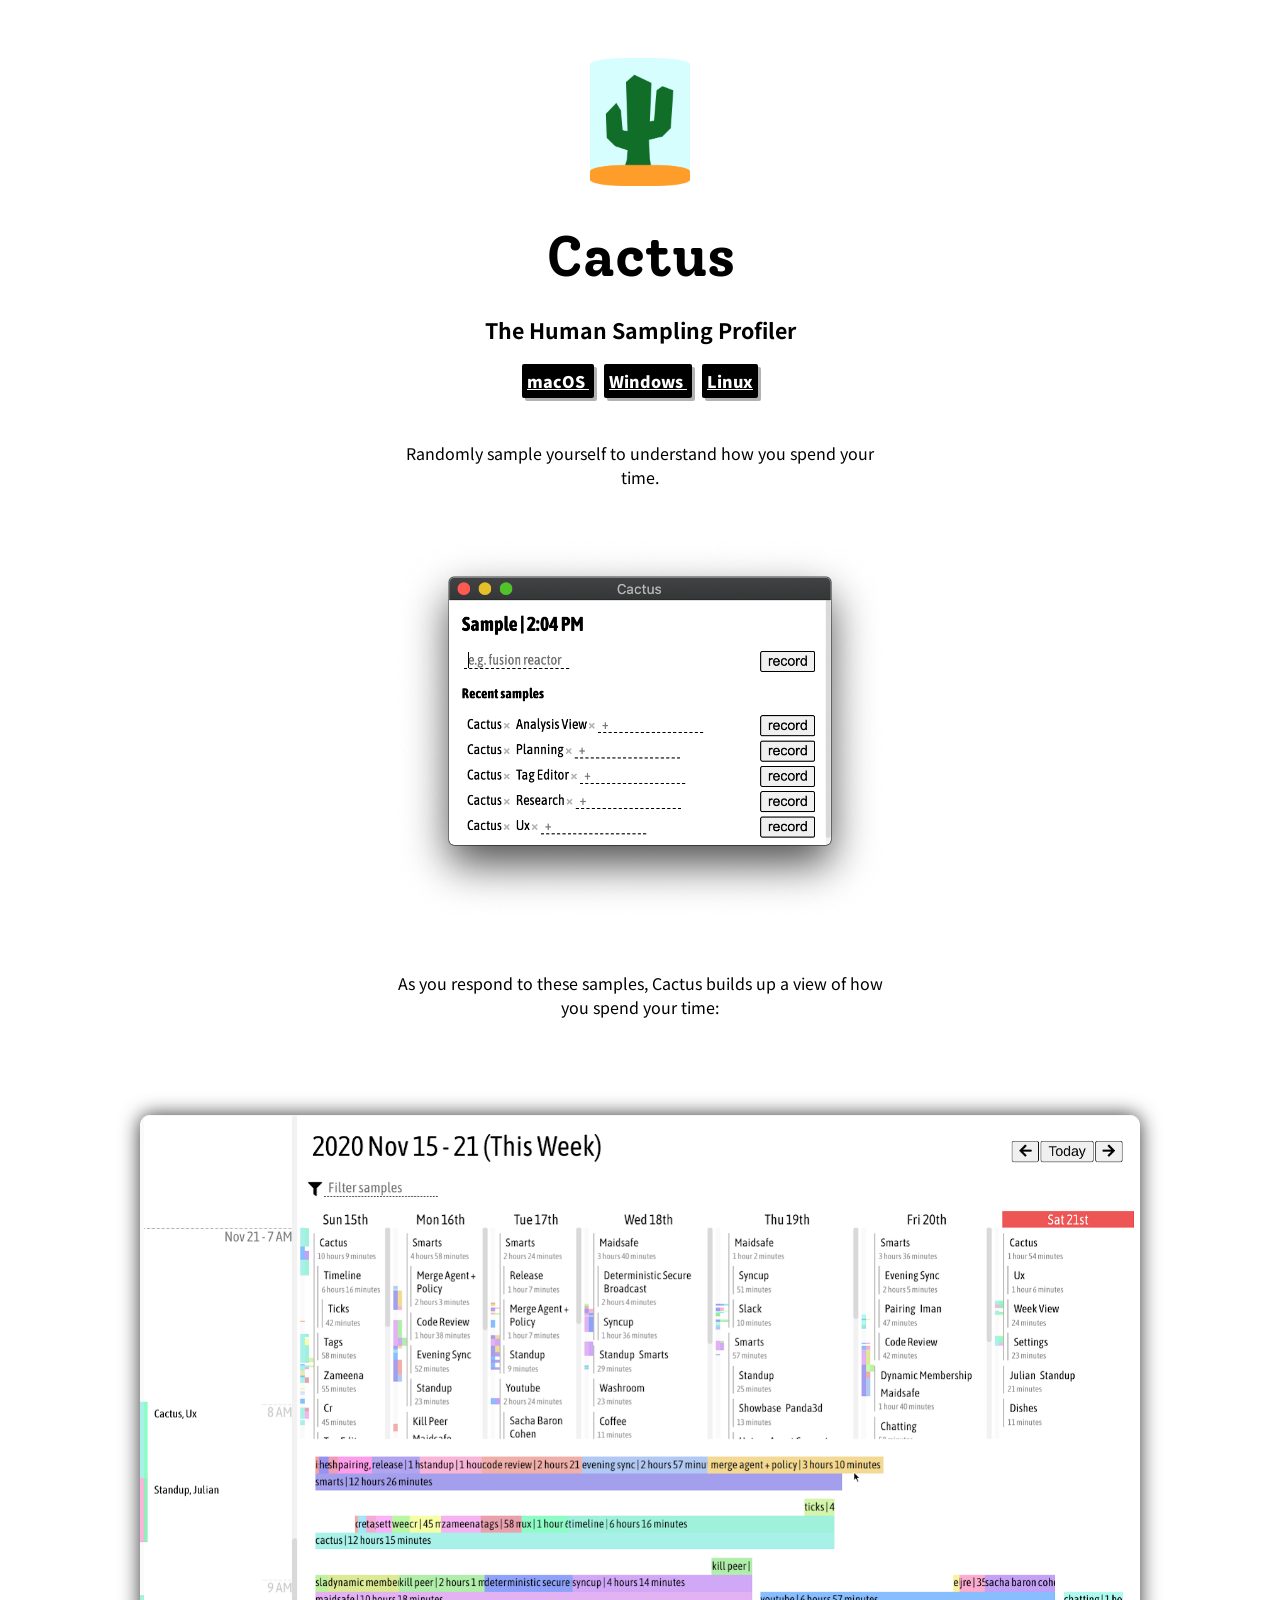
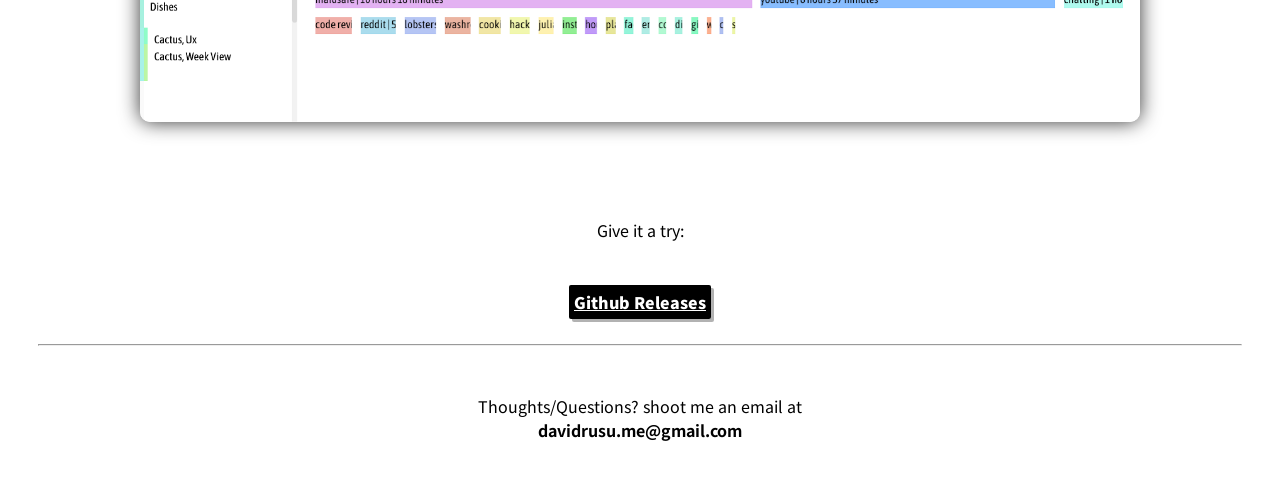
<file: index.html>
<html>
  <head>
    <meta name="viewport" content="width=device-width, initial-scale=1" />
    <script>
      (function (f, b) {
        if (!b.__SV) {
          var e, g, i, h;
          window.mixpanel = b;
          b._i = [];
          b.init = function (e, f, c) {
            function g(a, d) {
              var b = d.split(".");
              2 == b.length && ((a = a[b[0]]), (d = b[1]));
              a[d] = function () {
                a.push([d].concat(Array.prototype.slice.call(arguments, 0)));
              };
            }
            var a = b;
            "undefined" !== typeof c ? (a = b[c] = []) : (c = "mixpanel");
            a.people = a.people || [];
            a.toString = function (a) {
              var d = "mixpanel";
              "mixpanel" !== c && (d += "." + c);
              a || (d += " (stub)");
              return d;
            };
            a.people.toString = function () {
              return a.toString(1) + ".people (stub)";
            };
            i = "disable time_event track track_pageview track_links track_forms track_with_groups add_group set_group remove_group register register_once alias unregister identify name_tag set_config reset opt_in_tracking opt_out_tracking has_opted_in_tracking has_opted_out_tracking clear_opt_in_out_tracking start_batch_senders people.set people.set_once people.unset people.increment people.append people.union people.track_charge people.clear_charges people.delete_user people.remove".split(
              " "
            );
            for (h = 0; h < i.length; h++) g(a, i[h]);
            var j = "set set_once union unset remove delete".split(" ");
            a.get_group = function () {
              function b(c) {
                d[c] = function () {
                  call2_args = arguments;
                  call2 = [c].concat(Array.prototype.slice.call(call2_args, 0));
                  a.push([e, call2]);
                };
              }
              for (
                var d = {},
                  e = ["get_group"].concat(
                    Array.prototype.slice.call(arguments, 0)
                  ),
                  c = 0;
                c < j.length;
                c++
              )
                b(j[c]);
              return d;
            };
            b._i.push([e, f, c]);
          };
          b.__SV = 1.2;
          e = f.createElement("script");
          e.type = "text/javascript";
          e.async = !0;
          e.src =
            "undefined" !== typeof MIXPANEL_CUSTOM_LIB_URL
              ? MIXPANEL_CUSTOM_LIB_URL
              : "file:" === f.location.protocol &&
                "//cdn.mxpnl.com/libs/mixpanel-2-latest.min.js".match(/^\/\//)
              ? "https://cdn.mxpnl.com/libs/mixpanel-2-latest.min.js"
              : "//cdn.mxpnl.com/libs/mixpanel-2-latest.min.js";
          g = f.getElementsByTagName("script")[0];
          g.parentNode.insertBefore(e, g);
        }
      })(document, window.mixpanel || []);
      mixpanel.init("b2132932bbb1ecadc4e89afe6733e7b4", {
        batch_requests: true,
      });
    </script>

    <link
      href="https://fonts.googleapis.com/css2?family=Asap+Condensed:ital,wght@0,400;0,500;0,600;0,700;1,400;1,500;1,600;1,700&display=swap"
      rel="stylesheet"
    />
    <link
      href="https://fonts.googleapis.com/css2?family=Solway:wght@300&display=swap"
      rel="stylesheet"
    />
    <link
      href="https://fonts.googleapis.com/css2?family=Noto+Sans+JP:wght@100&display=swap"
      rel="stylesheet"
    />
    <link rel="stylesheet" href="style.css" />
  </head>
  <body>
    <img class="main-logo" src="assets/logo.png" />
    <h1>Cactus</h1>
    <h2>The Human Sampling Profiler</h2>
    <div class="download-btns">
      <a
        class="btn"
        href="https://github.com/davidrusu/cactus-releases/releases/download/v1.7.5/Cactus-1.7.5.dmg"
      >
        macOS
      </a>
      <a
        class="btn"
        href="https://github.com/davidrusu/cactus-releases/releases/download/v1.7.5/Cactus-Setup-1.7.5.exe"
      >
        Windows
      </a>
      <a
        class="btn"
        href="https://github.com/davidrusu/cactus-releases/releases/download/v1.7.5/Cactus-1.7.5.AppImage"
      >
        Linux
      </a>
    </div>
    <p>Randomly sample yourself to understand how you spend your time.</p>
    <img class="cactus-sample" src="assets/cactus-sample.png" />
    <p>
      As you respond to these samples, Cactus builds up a view of how you spend
      your time:
    </p>
    <img class="cactus-timeline" src="assets/cactus-timeline.png" />
    <br />
    <p>Give it a try:</p>
    <a
      class="btn"
      href="https://github.com/davidrusu/cactus-releases/releases/latest"
    >
      Github Releases
    </a>
    <hr />
    <p>
      Thoughts/Questions? shoot me an email at
      <span>
        <strong>davidrusu.me@gmail.com</strong>
      </span>
    </p>
    <script>
      mixpanel.track("Website Page View", { page: "Index" });
    </script>
  </body>
</html>
</file>
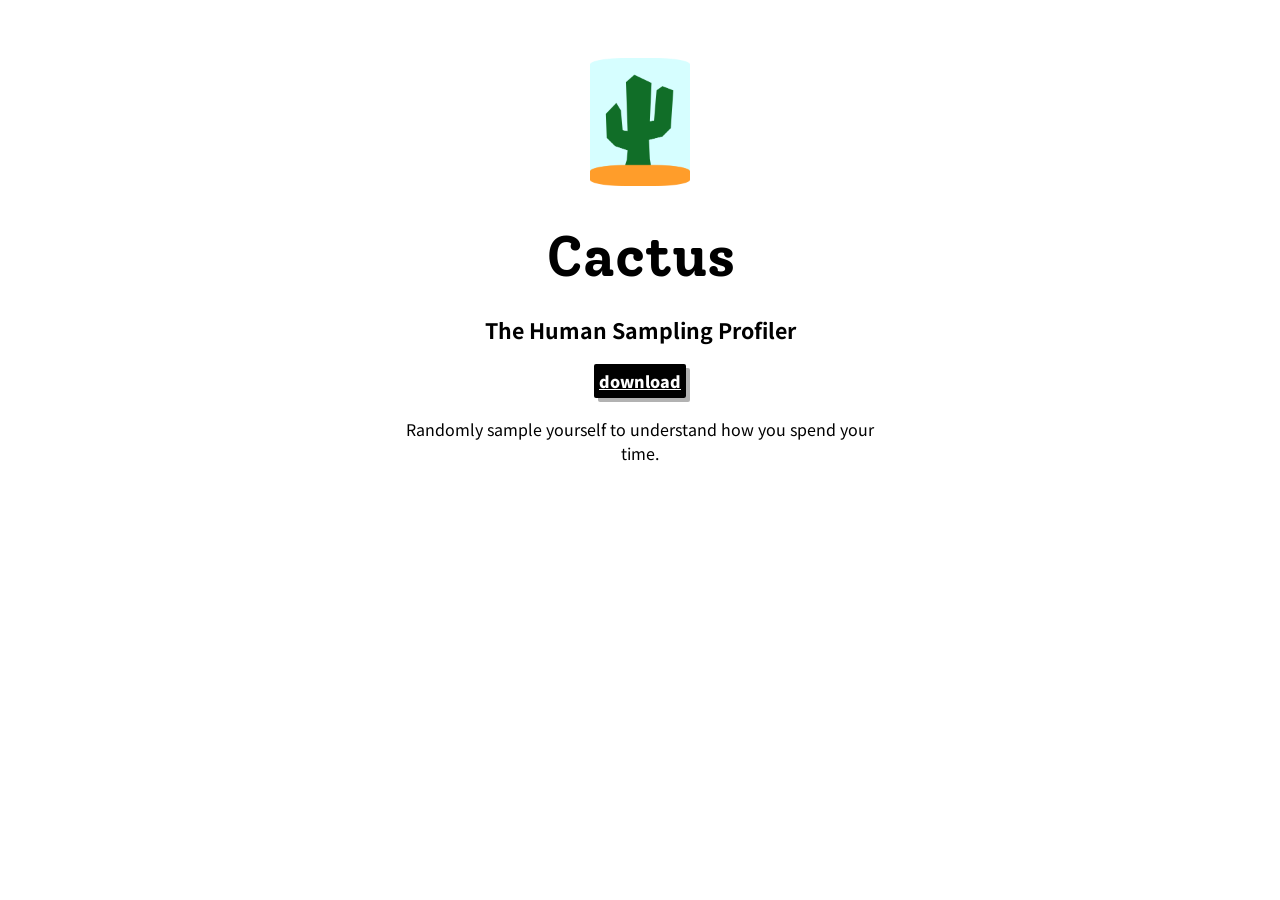
<file: landing_page/index.html>
<html>
  <head>
    <link href="https://fonts.googleapis.com/css2?family=Asap+Condensed:ital,wght@0,400;0,500;0,600;0,700;1,400;1,500;1,600;1,700&display=swap" rel="stylesheet">
    <link href="https://fonts.googleapis.com/css2?family=Solway:wght@300&display=swap" rel="stylesheet">
    <link href="https://fonts.googleapis.com/css2?family=Noto+Sans+JP:wght@100&display=swap" rel="stylesheet"> 
    <link rel="stylesheet" href="style.css">
  </head>
  <body>
    <img class="main-logo" src="assets/logo.png"></img>
    <h1>Cactus</h1>
    <h2>The Human Sampling Profiler</h2>
    <a class="btn" href="https://github.com/davidrusu/cactus-releases/releases">download</a>
    <p>Randomly sample yourself to understand how you spend your time.</p>
  </body>
</html>
</file>
<file: style.css>
body {
  /* font-family: 'Asap Condensed', sans-serif; */
  /* font-weight: 400; */
  font-family: "Noto Sans JP", sans-serif;
  text-align: center;
}

h1 {
  font-size: 42pt;
  font-family: "Solway", serif;
  vertical-align: middle;
  margin-bottom: 0px;
}

h2 {
  font-size: 16pt;
  margin: 24px 0px;
}

.main-logo {
  margin-top: 50px;
  width: 25%;
  max-width: 100px;
}

.btn {
  padding: 5px;
  color: white;
  background-color: black;
  border-radius: 2px;
  font-weight: 900;
  box-shadow: 3px 3px 0px rgba(0, 0, 0, 0.3);
  margin: 5px;
}

.btn:hover {
  background-color: white;
  color: black;
  border: 1px solid black;
  box-shadow: 2px 2px 0px rgba(0, 0, 0, 0.3);
}

.btn:focus {
  box-shadow: 1px 1px 0px rgba(0, 0, 0, 0.3);
}

p {
  max-width: 500px;
  /* margin: 24px auto; */
  margin: 48px auto;
}

.cactus-sample {
  width: 75%;
  max-width: 500px;
}
.cactus-timeline {
  width: 80%;
  max-width: 1000px;
  margin: 48px auto;
  border-radius: 0.8vw;
  box-shadow: 0px 0px 20px rgba(0, 0, 0, 0.8);
}

hr {
  margin: 30px;
}
</file>
<file: landing_page/style.css>
body {
    /* font-family: 'Asap Condensed', sans-serif; */
    /* font-weight: 400; */
    font-family: 'Noto Sans JP', sans-serif;
    text-align: center;
}

h1 {
    font-size: 42pt;
    font-family: 'Solway', serif;
    vertical-align: middle;
    margin-bottom: 0px;
}

h2 {
    font-size: 16pt;
    margin: 24px 0px;
}

.main-logo {
    margin-top: 50px;
    width: 100px;
}

.btn {
    padding: 5px;
    color: white;
    background-color: black;
    border-radius: 2px;
    font-weight: 900;
    box-shadow: 4px 4px 0px rgba(0,0,0,0.3);;
}

.btn:hover {
    background-color: white;
    color: black;
    border: 1px solid black;
    box-shadow: 3px 3px 0px rgba(0,0,0,0.3);
}

.btn:focus {
    box-shadow: 1px 1px 0px rgba(0,0,0,0.3);
}

p {
    width: 500px;
    margin: 24px auto;
}
</file>
